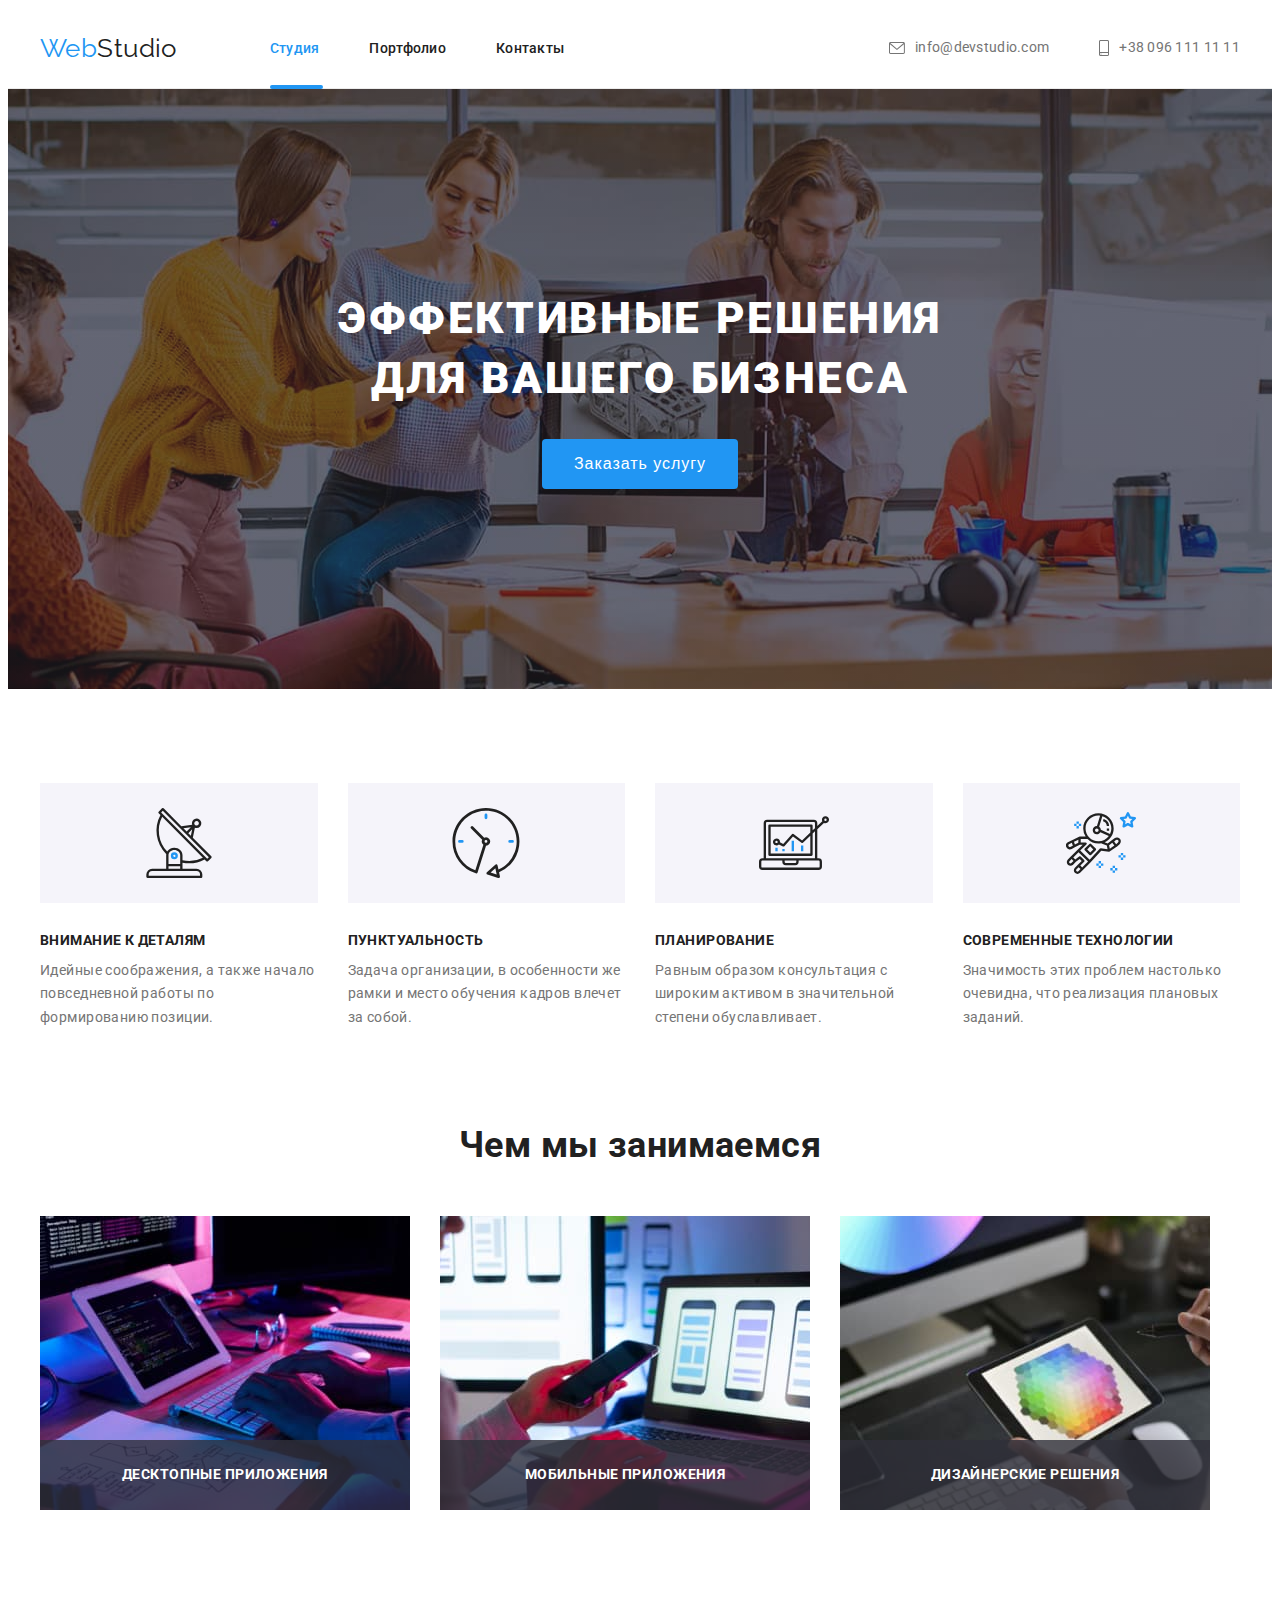
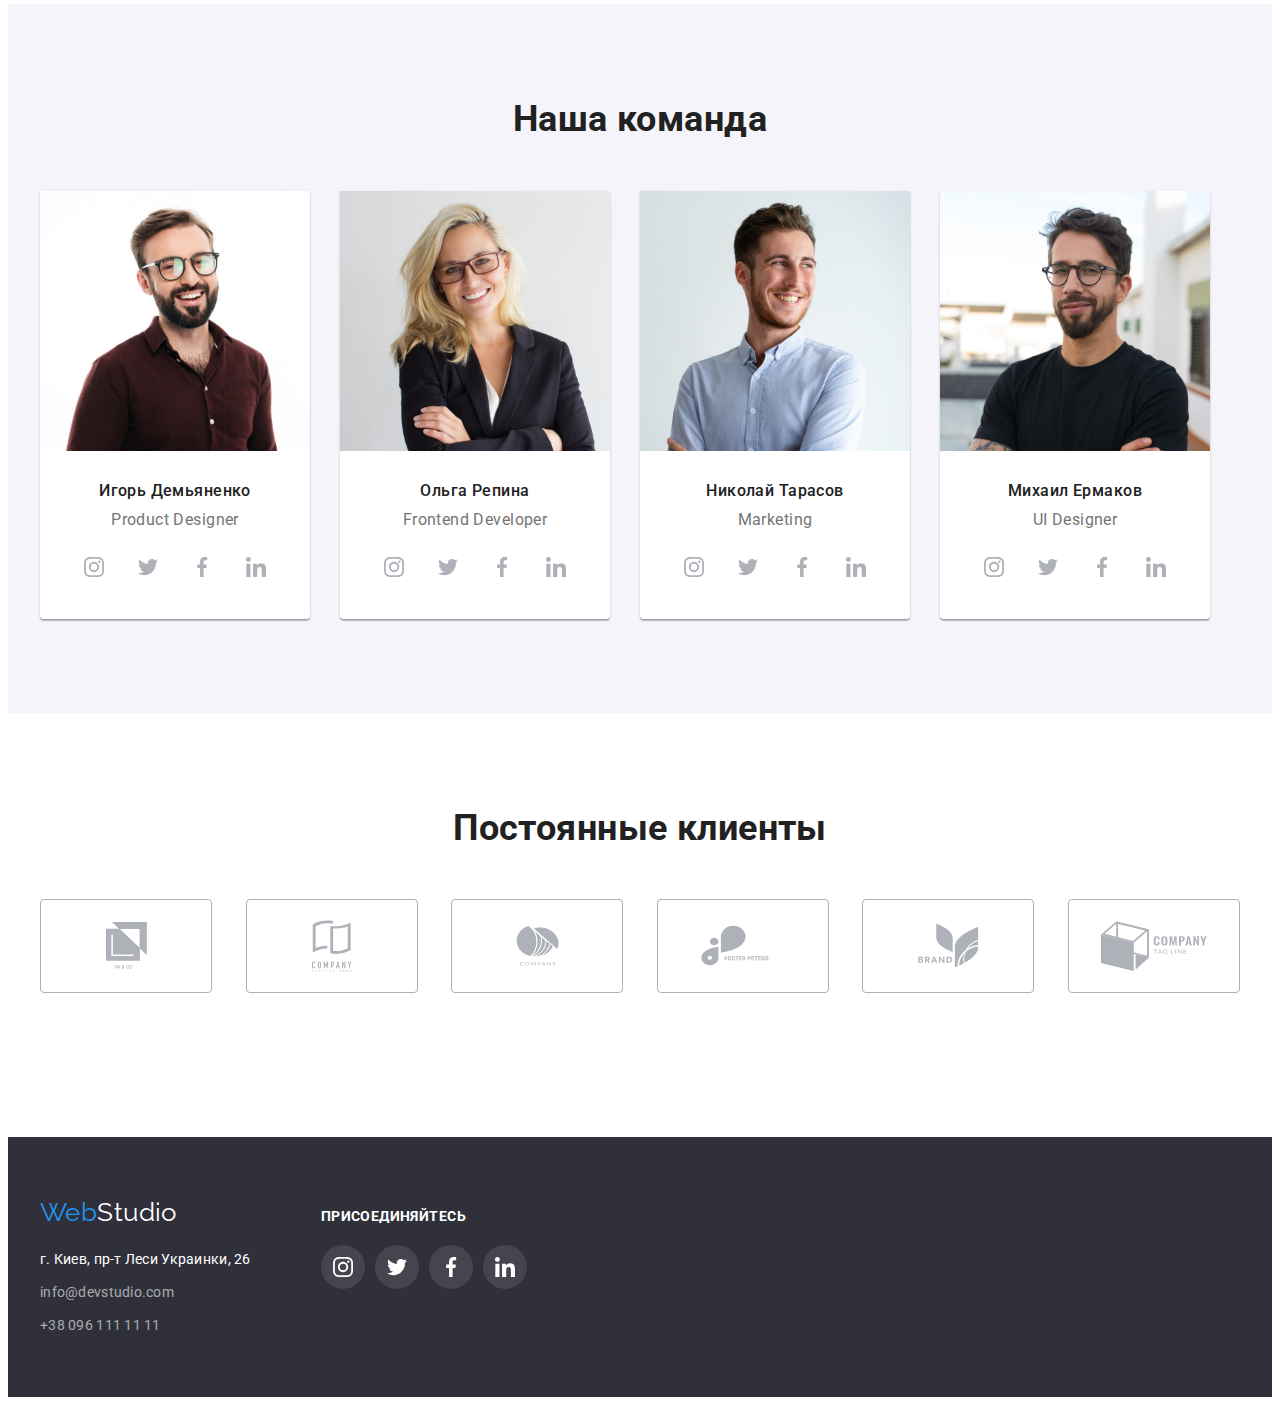
<file: index.html>
<!DOCTYPE html>
<html lang="ru">

<head>
    <meta charset="UTF-8">
    <meta http-equiv="X-UA-Compatible" content="IE=edge">
    <meta name="viewport" content="width=device-width, initial-scale=1.0">
    <title>WebStudio</title>
    <link rel="preconnect" href="https://fonts.gstatic.com">
    <link rel="stylesheet"
        href="https://fonts.googleapis.com/css2?family=Raleway:wght@700&family=Roboto:wght@400;500;700;900&display=swap">


    <link rel="stylesheet" href="https://cdnjs.cloudflare.com/ajax/libs/modern-normalize/1.1.0/modern-normalize.min.css"
        integrity="sha512-wpPYUAdjBVSE4KJnH1VR1HeZfpl1ub8YT/NKx4PuQ5NmX2tKuGu6U/JRp5y+Y8XG2tV+wKQpNHVUX03MfMFn9Q=="
        crossorigin="anonymous" referrerpolicy="no-referrer">
    <link rel="stylesheet" href="./css/style.css">
</head>

<body>

    <!--=========== HEADER =========== -->

    <header class="header">
        <div class="header-section container">
            <nav class="navigation">
                <div class="logo-box">
                    <a class="logo" href="./index.html"> <span class="logo-accent">Web</span>Studio</a>
                </div>

                <ul class="list nav-list">
                    <li class="nav-item"><a class="links active-links" href="./index.html"> Студия</a></li>
                    <li class="nav-item"><a class="links" href="./portfolio.html"> Портфолио</a></li>
                    <li class="nav-item"><a class="links" href="#address">Контакты</a></li>
                </ul>
            </nav>

            <ul class="list contacts-list">
                <li class="contacts-item">
                    <a  href="mailto:info@devstudio.com" class="links links-heder">
                        <svg class="icon-heder" width="16" height="12">
                            <use href="./images/decoration/symbol-defs.svg#envelope"></use>
                        </svg> info@devstudio.com
                    </a>
                </li>

                <li class="contacts-item">
                    <a class="links links-heder" href="tel:+380961111111">
                        <svg class="icon-heder" width="10" height="16">
                            <use href="./images/decoration/symbol-defs.svg#smartphone"></use>
                        </svg> +38 096 111 11 11
                    </a>
                </li>
            </ul>

        </div>
    </header>

    <main>
        <!--  =========== HERO ===========  -->

        <section class="heroes-section section">
            <div class="container">
                <h1 class="heroes-title">Эффективные решения<br>для вашего бизнеса</h1>
                <button class="buttons heroes-button" type="button" data-modal-open>Заказать услугу</button>
            </div>
        </section>

        <!--=========== ADVANTAGES ===========-->

        <section class="advantages-section section">
            <div class="container">
                <h2 class="title-hidden">Наши преимущества</h2>

                <ul class="list advantag-list">
                    <li class="advantag-item">
                        <div class="advantag-box">
                            <svg class="advantag-icon" width="70" height="70">
                                <use href="./images/decoration/symbol-defs.svg#antenna"></use>
                            </svg>
                        </div>
                        <h3 class="advantag-title">Внимание к деталям</h3>
                        <p class="advantag-desc">Идейные соображения, а также начало повседневной работы по формированию
                            позиции.</p>
                    </li>

                    <li class="advantag-item">
                        <div class="advantag-box">
                            <svg class="advantag-icon" width="70" height="70">
                                <use href="./images/decoration/symbol-defs.svg#clock"></use>
                            </svg>
                        </div>
                        <h3 class="advantag-title">Пунктуальность</h3>
                        <p class="advantag-desc">Задача организации, в особенности же рамки и место обучения кадров
                            влечет за собой.</p>
                    </li>

                    <li class="advantag-item">
                        <div class="advantag-box">
                            <svg class="advantag-icon" width="70" height="70">
                                <use href="./images/decoration/symbol-defs.svg#diagram"></use>
                            </svg>
                        </div>
                        <h3 class="advantag-title">Планирование</h3>
                        <p class="advantag-desc">Равным образом консультация с широким активом в значительной степени
                            обуславливает.</p>
                    </li>

                    <li class="advantag-item">
                        <div class="advantag-box">
                            <svg class="advantag-icon" width="70" height="70">
                                <use href="./images/decoration/symbol-defs.svg#astronaut"></use>
                            </svg>
                        </div>
                        <h3 class="advantag-title">Современные технологии</h3>
                        <p class="advantag-desc">Значимость этих проблем настолько очевидна, что реализация плановых
                            заданий.</p>
                    </li>
                </ul>
            </div>
        </section>

        <!--=========== ENGAGE ===========-->

        <section class="engage-section section">
            <div class="container">
                <h2 class="regular-title">Чем мы занимаемся</h2>
                <ul class="list engage-list">
                    <li class="engage-item">
                        <div class="engage-thumb">
                        <img class="picture" src="./images/work/typing.jpg" alt="Процесс написания кода" width="370" height="294">
                        <p class="engage-desc">Десктопные приложения</p>
                        </div>
                    </li>
                    <li class="engage-item"><img class="picture" src="./images/work/mobile.jpg"
                            alt="Процесс адаптация под мобильные устройства" width="370" height="294">
                        <div><p class="engage-desc">Мобильные приложения</p></div>
                    </li>
                    <li class="engage-item"><img class="picture" src="./images/work/palette.jpg"
                            alt="Процесс работы с палитрой цветов" width="370" height="294">
                        <div><p class="engage-desc">Дизайнерские решения</p></div>
                    </li>
                </ul>
            </div>
        </section>

        <!--  =========== TEAM =========== -->

        <section class="team-section section">
            <div class="container">
                <h2 class="regular-title">Наша команда</h2>
                <ul class="list team-list">
                    <li class="team-item">
                        <img class="picture" src="./images/team/demyanenko.jpg" alt="фотография Игоря Демьяненко"
                            width="270" height="260">
                        <div class="team-person">
                            <h3 class="team-name">Игорь Демьяненко</h3>
                            <p class="team-position" lang="en">Product Designer</p>

                            <ul class="list social-list">
                                <li>
                                    <a href="#" class="social-list-link">
                                        <svg class="social-list-icon">
                                            <use href="./images/decoration/symbol-defs.svg#icon-instagram"></use>
                                        </svg>
                                    </a>
                                </li>
                                <li>
                                    <a href="#" class="social-list-link">
                                        <svg class="social-list-icon">
                                            <use href="./images/decoration/symbol-defs.svg#icon-twitter"></use>
                                        </svg>
                                    </a>
                                </li>
                                <li>
                                    <a href="#" class="social-list-link">
                                        <svg class="social-list-icon">
                                            <use href="./images/decoration/symbol-defs.svg#icon-facebook"></use>
                                        </svg>
                                    </a>
                                </li>
                                <li>
                                    <a href="#" class="social-list-link">
                                        <svg class="social-list-icon">
                                            <use href="./images/decoration/symbol-defs.svg#icon-linkedin"></use>
                                        </svg>
                                    </a>
                                </li>
                            </ul>
                        </div>
                    </li>
                    <li class="team-item">
                        <img class="picture" src="./images/team/repina.jpg" alt="фотография Ольги Репиной" width="270"
                            height="260">
                        <div class="team-person">
                            <h3 class="team-name">Ольга Репина</h3>
                            <p class="team-position" lang="en">Frontend Developer</p>
                            <ul class="list social-list">
                                <li>
                                    <a href="#" class="social-list-link">
                                        <svg class="social-list-icon">
                                            <use href="./images/decoration/symbol-defs.svg#icon-instagram"></use>
                                        </svg>
                                    </a>
                                </li>
                                <li>
                                    <a href="#" class="social-list-link">
                                        <svg class="social-list-icon">
                                            <use href="./images/decoration/symbol-defs.svg#icon-twitter"></use>
                                        </svg>
                                    </a>
                                </li>
                                <li>
                                    <a href="#" class="social-list-link">
                                        <svg class="social-list-icon">
                                            <use href="./images/decoration/symbol-defs.svg#icon-facebook"></use>
                                        </svg>
                                    </a>
                                </li>
                                <li>
                                    <a href="#" class="social-list-link">
                                        <svg class="social-list-icon">
                                            <use href="./images/decoration/symbol-defs.svg#icon-linkedin"></use>
                                        </svg>
                                    </a>
                                </li>
                            </ul>
                        </div>
                    </li>

                    <li class="team-item">
                        <img class="picture" src="./images/team/tarasov.jpg" alt="фотография Николая Тарасова"
                            width="270" height="260">
                        <div class="team-person">
                            <h3 class="team-name">Николай Тарасов</h3>
                            <p class="team-position" lang="en">Marketing</p>
                            <ul class="list social-list">
                                <li>
                                    <a href="#" class="social-list-link">
                                        <svg class="social-list-icon">
                                            <use href="./images/decoration/symbol-defs.svg#icon-instagram"></use>
                                        </svg>
                                    </a>
                                </li>
                                <li>
                                    <a href="#" class="social-list-link">
                                        <svg class="social-list-icon">
                                            <use href="./images/decoration/symbol-defs.svg#icon-twitter"></use>
                                        </svg>
                                    </a>
                                </li>
                                <li>
                                    <a href="#" class="social-list-link">
                                        <svg class="social-list-icon">
                                            <use href="./images/decoration/symbol-defs.svg#icon-facebook"></use>
                                        </svg>
                                    </a>
                                </li>
                                <li>
                                    <a href="#" class="social-list-link">
                                        <svg class="social-list-icon">
                                            <use href="./images/decoration/symbol-defs.svg#icon-linkedin"></use>
                                        </svg>
                                    </a>
                                </li>
                            </ul>
                        </div>
                    </li>

                    <li class="team-item">
                        <img class="picture" src="./images/team/ermakov.jpg" alt="фотография Михаила Ермакова"
                            width="270" height="260">
                        <div class="team-person">
                            <h3 class="team-name">Михаил Ермаков</h3>
                            <p class="team-position" lang="en">UI Designer</p>
                            <ul class="list social-list">
                                <li>
                                    <a href="#" class="social-list-link">
                                        <svg class="social-list-icon">
                                            <use href="./images/decoration/symbol-defs.svg#icon-instagram"></use>
                                        </svg>
                                    </a>
                                </li>
                                <li>
                                    <a href="#" class="social-list-link">
                                        <svg class="social-list-icon">
                                            <use href="./images/decoration/symbol-defs.svg#icon-twitter"></use>
                                        </svg>
                                    </a>
                                </li>
                                <li>
                                    <a href="#" class="social-list-link">
                                        <svg class="social-list-icon">
                                            <use href="./images/decoration/symbol-defs.svg#icon-facebook"></use>
                                        </svg>
                                    </a>
                                </li>
                                <li>
                                    <a href="#" class="social-list-link">
                                        <svg class="social-list-icon">
                                            <use href="./images/decoration/symbol-defs.svg#icon-linkedin"></use>
                                        </svg>
                                    </a>
                                </li>
                            </ul>
                        </div>
                    </li>
                </ul>
            </div>
        </section>

        <!--  ===========CLIENTS =========== -->

        <section class="clients-section section">
            <div class="container">
                <h2 class="regular-title">Постоянные клиенты</h2>
                <ul class="list clients-list">
                    <li>
                        <a class="clients-link" href="#">
                            <svg class="clients-icon" width="41" height="47">
                                <use href="./images/decoration/symbol-defs.svg#client_1"></use>
                            </svg>
                        </a>
                    </li>

                    <li>
                        <a href="#" class="clients-link">
                            <svg class="clients-icon" width="40" height="52">
                                <use href="./images/decoration/symbol-defs.svg#client_2"></use>
                            </svg>
                        </a>
                    </li>
                    <li>
                        <a href="#" class="clients-link">
                            <svg class="clients-icon" width="43" height="41">
                                <use href="./images/decoration/symbol-defs.svg#client_3"></use>
                            </svg>
                        </a>
                    </li>
                    <li>
                        <a href="#" class="clients-link">
                            <svg class="clients-icon" width="84" height="41">
                                <use href="./images/decoration/symbol-defs.svg#client_4"></use>
                            </svg>
                        </a>
                    </li>
                    <li>
                        <a href="#" class="clients-link">
                            <svg class="clients-icon" width="63" height="45">
                                <use href="./images/decoration/symbol-defs.svg#client_5"></use>
                            </svg>
                        </a>
                    </li>
                    <li>
                        <a href="#" class="clients-link">
                            <svg class="clients-icon" width="106" height="60">
                                <use href="./images/decoration/symbol-defs.svg#client_6"></use>
                            </svg>
                        </a>
                    </li>
                </ul>

            </div>
        </section>

    </main>

    <!--=========== FOOTER ===========-->

    <footer class="footer-section">
        <div class="container footer-container">
            <div>
                <a class="logo" href="./index.html"> <span class="logo-accent">Web</span>Studio</a>
                <address id="address">
                    <ul class="list">
                        <li class="footer-contacts-item">
                            <a class="links address" href="https://goo.gl/maps/96PufuZdgSu5sorj6" target="blank"
                                rel="nofollow noreferrer">г. Киев, пр-т Леси Украинки, 26</a>
                        </li>
                        <li class="footer-contacts-item">
                            <a class="links links-footer" href="mailto:info@devstudio.com">info@devstudio.com</a>
                        </li>
                        <li class="footer-contacts-item">
                            <a class="links links-footer" href="tel:+380961111111">+38 096 111 11 11</a>
                        </li>
                    </ul>
                </address>
            </div>

            <div class="footer-social">
                <h3 class="footer-title">Присоединяйтесь</h3>
                <ul class="list footer-social-list">
                    <li class="footer-social-item">
                        <a href="#" class="footer-social-link">
                            <svg class="footer-social-icon">
                                <use href="./images/decoration/symbol-defs.svg#icon-instagram"></use>
                            </svg>
                        </a>
                    </li>
                    <li class="footer-social-item">
                        <a href="#" class="footer-social-link">
                            <svg class="footer-social-icon">
                                <use href="./images/decoration/symbol-defs.svg#icon-twitter"></use>
                            </svg>
                        </a>
                    </li>
                    <li class="footer-social-item">
                        <a href="#" class="footer-social-link">
                            <svg class="footer-social-icon">
                                <use href="./images/decoration/symbol-defs.svg#icon-facebook"></use>
                            </svg>
                        </a>
                    </li>
                    <li class="footer-social-item">
                        <a href="#" class="footer-social-link">
                            <svg class="footer-social-icon">
                                <use href="./images/decoration/symbol-defs.svg#icon-linkedin"></use>
                            </svg>
                        </a>
                    </li>
                </ul>
            </div>
        </div>
    </footer>

    <div class="backdrop is-hidden" data-modal>
        <div class="modal">

            <button type="button" class="modal-button" data-modal-close>
               <svg width="11" height="11">
                   <use href="./images/decoration/symbol-defs.svg#close"></use>
               </svg>
            </button>


        </div>
    </div>

    <script src="./js/modal.js"></script>
</body>

</html>
</file>
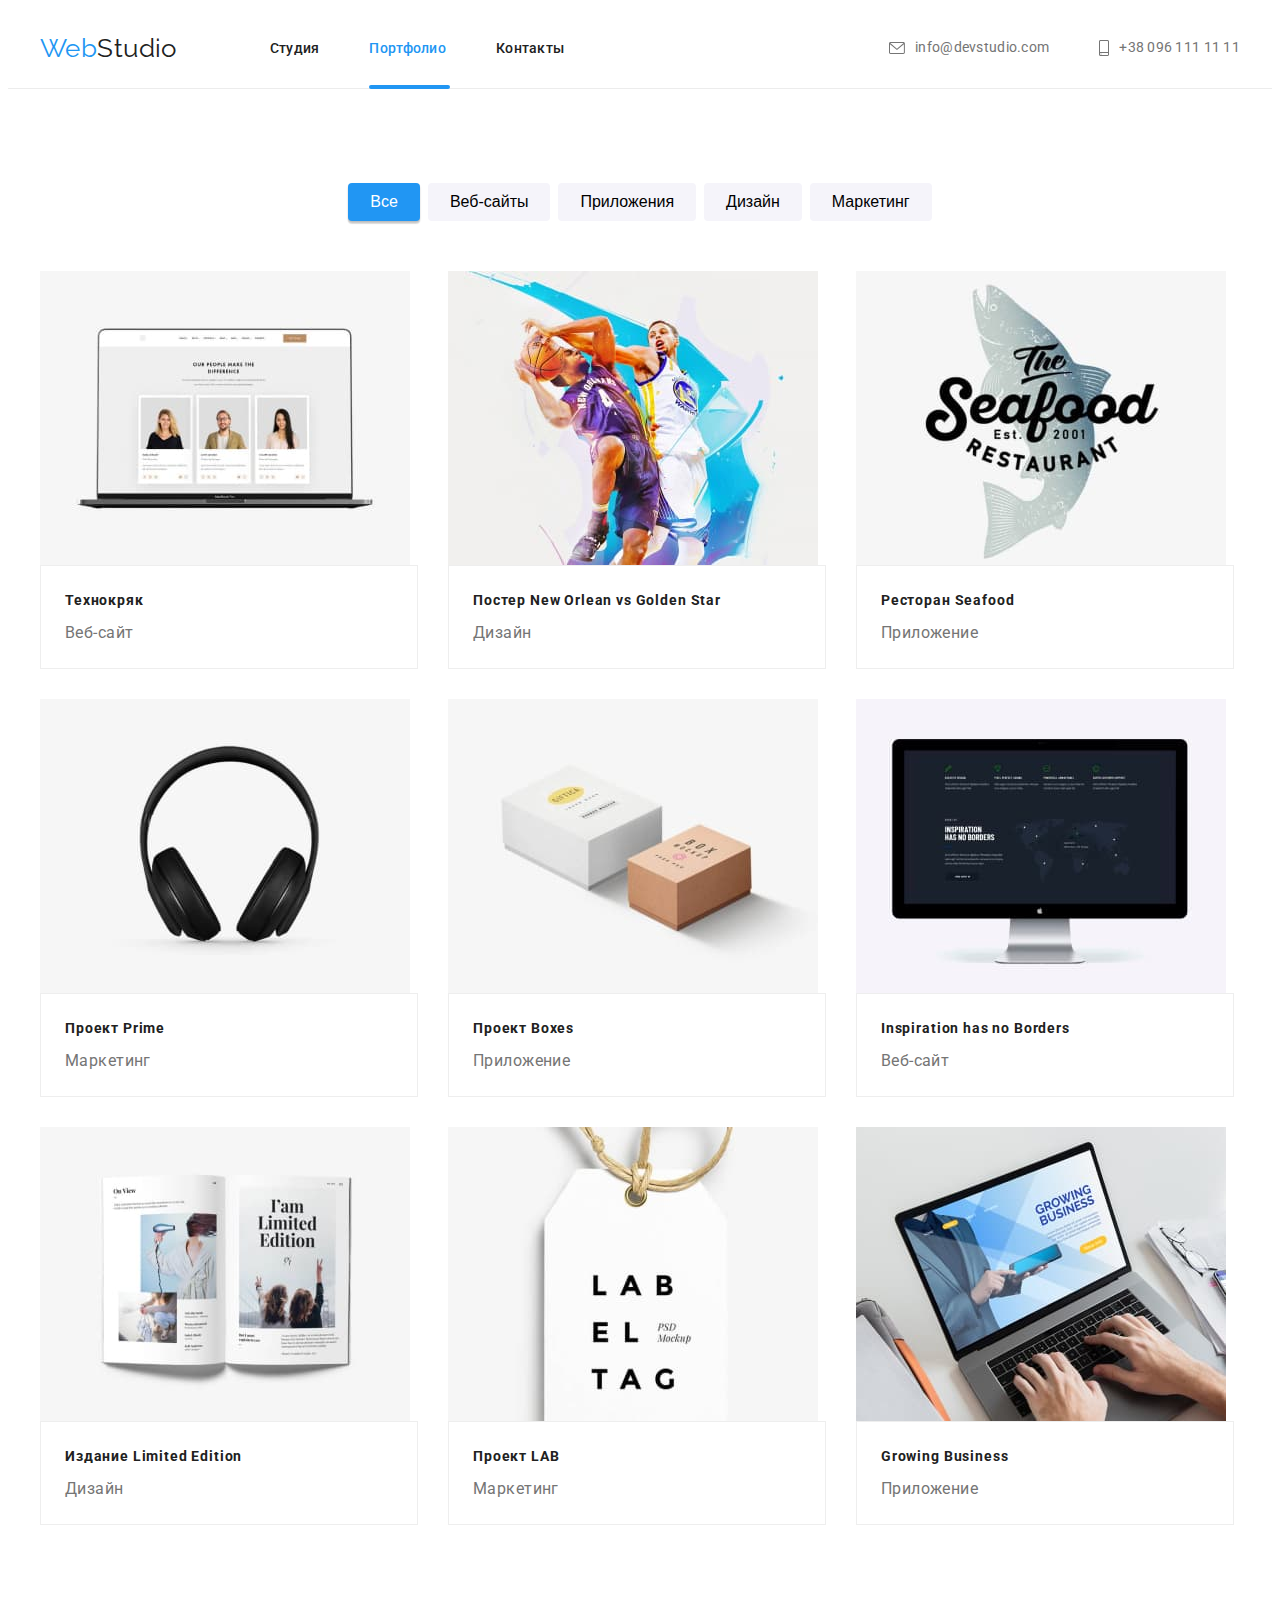
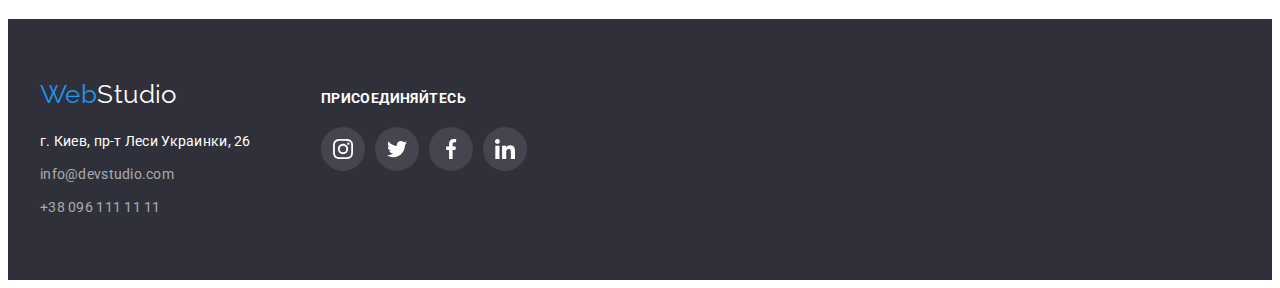
<file: portfolio.html>
<!DOCTYPE html>
<html lang="ru">

<head>
    <meta charset="UTF-8">
    <meta http-equiv="X-UA-Compatible" content="IE=edge">
    <meta name="viewport" content="width=device-width, initial-scale=1.0">
    <title>Portfolio</title>
    <link rel="preconnect" href="https://fonts.gstatic.com">
    <link rel="stylesheet"
        href="https://fonts.googleapis.com/css2?family=Raleway:wght@700&family=Roboto:wght@400;500;700;900&display=swap">
    <link rel="stylesheet" href="https://cdnjs.cloudflare.com/ajax/libs/modern-normalize/1.1.0/modern-normalize.min.css"
        integrity="sha512-wpPYUAdjBVSE4KJnH1VR1HeZfpl1ub8YT/NKx4PuQ5NmX2tKuGu6U/JRp5y+Y8XG2tV+wKQpNHVUX03MfMFn9Q=="
        crossorigin="anonymous" referrerpolicy="no-referrer">
    <link rel="stylesheet" href="./css/style.css">
</head>

<body>

    <!--=========== HEADER =========== -->

    <header class="header">
        <div class="header-section container">
            <nav class="navigation">
                <div class="logo-box">
                    <a class="logo" href="./index.html"> <span class="logo-accent">Web</span>Studio</a>
                </div>

                <ul class="list nav-list">
                    <li class="nav-item"><a class="links" href="./index.html"> Студия</a></li>
                    <li class="nav-item"><a class="links active-links" href="./portfolio.html"> Портфолио</a></li>
                    <li class="nav-item"><a class="links" href="#address">Контакты</a></li>
                </ul>
            </nav>

            <ul class="list contacts-list">
                <li class="contacts-item">
                    <a class="links links-heder" href="mailto:info@devstudio.com">
                        <svg class="icon-heder" width="16" height="12">
                            <use href="./images/decoration/symbol-defs.svg#envelope"></use>
                        </svg>
                        info@devstudio.com
                    </a>
                </li>

                <li class="contacts-item">
                    <a class="links links-heder" href="tel:+380961111111">

                        <svg class="icon-heder" width="10" height="16">
                            <use href="./images/decoration/symbol-defs.svg#smartphone"></use>
                        </svg>
                        +38 096 111 11 11</a>
                </li>
            </ul>
        </div>
    </header>

    <!-- =========== PORTFOLIO =========== -->

    <main>
        <section class="section">
            <div class="container">
                <h2 class="title-hidden">Фильтры</h2>
                <ul class="list filters-list">
                    <li class="filters-item"><button type="button" class="buttons active-button">Все</button></li>
                    <li class="filters-item"><button type="button" class="buttons">Веб-сайты</button></li>
                    <li class="filters-item"><button type="button" class="buttons">Приложения</button></li>
                    <li class="filters-item"><button type="button" class="buttons">Дизайн</button></li>
                    <li class="filters-item"><button type="button" class="buttons">Маркетинг</button></li>
                </ul>

                <h2 class="title-hidden">Наши работы</h2>
                <ul class="list works-list">
                    <li class="works-item">
                        <a class="works-link " href="#">
                            <div class="works-box">
                                <img class="picture" src="./images/portfolio/technocryk.jpg"
                                    alt="стартовая страница веб-сайта Технокряк" width="370" height="294">
                                <p class="works-overlay">Технокряк это современная площадка распространения
                                    коронавируса.
                                    Компании используют эту платформу для цифрового шпионажа и атак на
                                    защищённые сервера конкурентов.
                                </p>
                            </div>
                            <div class="works">
                                <h3 class="works-title">Технокряк</h3>
                                <p class="works-type">Веб-сайт</p>
                            </div>
                        </a>
                    </li>

                    <li class="works-item">
                        <a class="works-link " href="#">
                            <div class="works-box">
                                <img class="picture" src="./images/portfolio/neworlean.jpg"
                                    alt="постер с двумя баскетболистами" width="370" height="294">
                                <p class="works-overlay">Технокряк это современная площадка распространения
                                    коронавируса.
                                    Компании используют эту платформу для цифрового шпионажа и атак на
                                    защищённые сервера конкурентов.
                                </p>
                            </div>
                            <div class="works">
                                <h3 class="works-title">Постер <span lang="en">New Orlean vs Golden Star</span></h3>
                                <p class="works-type">Дизайн</p>
                            </div>
                        </a>
                    </li>

                    <li class="works-item">
                        <a class="works-link " href="#">
                            <div class="works-box">
                                <img class="picture" src="./images/portfolio/seafood.jpg"
                                    alt="логтип ресторана, название на фоне рыбы" width="370" height="294">
                                <p class="works-overlay">Технокряк это современная площадка распространения
                                    коронавируса.
                                    Компании используют эту платформу для цифрового шпионажа и атак на
                                    защищённые сервера конкурентов.</p>
                            </div>
                            <div class="works">
                                <h3 class="works-title">Ресторан <span lang="en">Seafood</span></h3>
                                <p class="works-type">Приложение</p>
                            </div>
                        </a>
                    </li>

                    <li class="works-item">
                        <a class="works-link " href="#">
                            <div class="works-box">
                                <img class="picture" src="./images/portfolio/prime.jpg" alt="наушники закрытого типа"
                                    width="370" height="294">
                                <p class="works-overlay">Технокряк это современная площадка распространения
                                    коронавируса.
                                    Компании используют эту платформу для цифрового шпионажа и атак на
                                    защищённые сервера конкурентов.</p>
                            </div>
                            <div class="works">
                                <h3 class="works-title">Проект <span lang="en">Prime</span></h3>
                                <p class="works-type">Маркетинг</p>
                            </div>
                        </a>
                    </li>

                    <li class="works-item">
                        <a class="works-link " href="#">
                            <div class="works-box">
                                <img class="picture" src="./images/portfolio/boxes.jpg" alt="две коробки" width="370"
                                    height="294">
                                <p class="works-overlay">Технокряк это современная площадка распространения
                                    коронавируса.
                                    Компании используют эту платформу для цифрового шпионажа и атак на
                                    защищённые сервера конкурентов.</p>
                            </div>
                            <div class="works">
                                <h3 class="works-title">Проект <span lang="en">Boxes</span></h3>
                                <p class="works-type">Приложение</p>
                            </div>
                        </a>
                    </li>

                    <li class="works-item">
                        <a class="works-link " href="#">
                            <div class="works-box">
                                <img class="picture" src="./images/portfolio/inspiration.jpg"
                                    alt="стартовая страница веб-сайта" width="370" height="294">
                                <p class="works-overlay">Технокряк это современная площадка распространения
                                    коронавируса.
                                    Компании используют эту платформу для цифрового шпионажа и атак на
                                    защищённые сервера конкурентов.</p>
                            </div>
                            <div class="works">
                                <h3 class="works-title" lang="en">Inspiration has no Borders</h3>
                                <p class="works-type">Веб-сайт</p>
                            </div>
                        </a>
                    </li>

                    <li class="works-item">
                        <a class="works-link " href="#">
                            <div class="works-box">
                                <img class="picture" src="./images/portfolio/limitededition.jpg"
                                    alt="разворот глянцевого журнала" width="370" height="294">
                                <p class="works-overlay">Технокряк это современная площадка распространения
                                    коронавируса.
                                    Компании используют эту платформу для цифрового шпионажа и атак на
                                    защищённые сервера конкурентов.</p>
                            </div>
                            <div class="works">
                                <h3 class="works-title">Издание <span lang="en">Limited Edition</span></h3>
                                <p class="works-type">Дизайн</p>
                            </div>
                        </a>
                    </li>

                    <li class="works-item">
                        <a class="works-link " href="#">
                            <div class="works-box">
                                <img class="picture" src="./images/portfolio/lab.jpg" alt="логотип Проект LAB"
                                    width="370" height="294">
                                <p class="works-overlay">Технокряк это современная площадка распространения
                                    коронавируса.
                                    Компании используют эту платформу для цифрового шпионажа и атак на
                                    защищённые сервера конкурентов.</p>
                            </div>
                            <div class="works">
                                <h3 class="works-title">Проект <span lang="en">LAB</span></h3>
                                <p class="works-type">Маркетинг</p>
                            </div>
                        </a>
                    </li>

                    <li class="works-item">
                        <a class="works-link " href="#">
                            <div class="works-box">
                                <img class="picture" src="./images/portfolio/growingbusiness.jpg"
                                    alt="стартовая страница приложения" width="370" height="294">
                                <p class="works-overlay">Технокряк это современная площадка распространения
                                    коронавируса.
                                    Компании используют эту платформу для цифрового шпионажа и атак на
                                    защищённые сервера конкурентов.</p>
                            </div>
                            <div class="works">
                                <h3 class="works-title" lang="en">Growing Business</h3>
                                <p class="works-type">Приложение</p>
                            </div>
                        </a>
                    </li>
                </ul>
            </div>
        </section>
    </main>

    <!--footer-->

    <footer class="footer-section">
        <div class="container footer-container">
            <div>
                <a class="logo" href="./index.html"> <span class="logo-accent">Web</span>Studio</a>
                <address id="address">
                    <ul class="list footer-contacts-list">
                        <li class="footer-contacts-item">
                            <a class="links address" href="https://goo.gl/maps/96PufuZdgSu5sorj6" target="blank"
                                rel="nofollow noreferrer">г. Киев, пр-т Леси Украинки, 26</a>
                        </li>
                        <li class="footer-contacts-item">
                            <a class="links links-footer" href="mailto:info@devstudio.com">info@devstudio.com</a>
                        </li>
                        <li class="footer-contacts-item">
                            <a class="links links-footer" href="tel:+380961111111">+38 096 111 11 11</a>
                        </li>
                    </ul>
                </address>
            </div>

            <div class="footer-social">
                <h3 class="footer-title">Присоединяйтесь</h3>
                <ul class="list footer-social-list">
                    <li class="footer-social-item">
                        <a href="#" class="footer-social-link">
                            <svg class="footer-social-icon">
                                <use href="./images/decoration/symbol-defs.svg#icon-instagram"></use>
                            </svg>
                        </a>
                    </li>
                    <li class="footer-social-item">
                        <a href="#" class="footer-social-link">
                            <svg class="footer-social-icon">
                                <use href="./images/decoration/symbol-defs.svg#icon-twitter"></use>
                            </svg>
                        </a>
                    </li>
                    <li class="footer-social-item">
                        <a href="#" class="footer-social-link">
                            <svg class="footer-social-icon">
                                <use href="./images/decoration/symbol-defs.svg#icon-facebook"></use>
                            </svg>
                        </a>
                    </li>
                    <li class="footer-social-item">
                        <a href="#" class="footer-social-link">
                            <svg class="footer-social-icon">
                                <use href="./images/decoration/symbol-defs.svg#icon-linkedin"></use>
                            </svg>
                        </a>
                    </li>
                </ul>
            </div>
        </div>
    </footer>
</body>

</html>
</file>
<file: css/style.css>
:root {
  --primary-font-color: #757575;
  --secondary-font-collor: #212121;
  --primary-back-color: #fff;
  --secondary-back-color: #2f303a;
  --accent-color: #2196f3;

  --primary-font-family: Roboto, sans-serif;
}

body {
  letter-spacing: 0.03em;
  font-family: var(--primary-font-family);
  font-size: 14px;
  color: var(--primary-font-color);
  background-color: var(--primary-back-color);
}

h1,
h2,
h3,
h4,
h5,
h6,
p {
  margin-top: 0px;
  margin-bottom: 0px;
}

/* =========== COMMON =========== */

/*links*/

.links {
  text-decoration: none;
  color: var(--secondary-font-collor);
  letter-spacing: 0.02em;
  line-height: 1.14;
  font-style: normal;

  transition-property: color;
  transition-duration:250ms;
  transition-timing-function: cubic-bezier(0.4, 0, 0.2, 1);
}

.active-links,
.links:focus,
.links:hover {
  color: var(--accent-color);
}

.active-links::after {
  content: "";
  display: block;
  border: 2px solid var(--accent-color);
  background-color: var(--accent-color);
  /* без bgc видно просвет  */
  border-radius: 2px;

  position:absolute;
  bottom: -1px;
  width: 100%;
}

.list {
  list-style-type: none;

  margin-top: 0px;
  margin-bottom: 0px;
  padding: 0px;
}

/*buttons*/

.buttons {
  padding: 6px 22px;

  font-size: 16px;
  line-height: 1.63;
  background-color: #f5f4fa;
  border-radius: 4px;
  border: 0px;
  font-weight: 500;

  cursor: pointer;

  transition-property: background-color, color, box-shadow;
  transition-duration:250ms;
  transition-timing-function: cubic-bezier(0.4, 0, 0.2, 1);
}

.title-hidden {
  display: none;
}

.regular-title {
  font-size: 36px;
  line-height: 1.17;
  color: var(--secondary-font-collor);

  margin-top: 0px;
  margin-bottom: 50px;
}

.container {
  width: 1200px;
  margin: auto;
  padding: 0 15px;
}

.section {
  padding-top: 94px;
  padding-bottom: 94px;
}

/* =========== HEADER =========== */
.header {
  border-bottom: 1px solid #ececec;
}
.header-section {
  display: flex;
}

/* logo */

.logo {
  display: block;

  font-family: Raleway;
  font-size: 26px;
  line-height: 1.19;
  color: var(--secondary-font-collor);
  text-decoration: none;
}

.logo-accent {
  color: var(--accent-color);
}

.footer-section .logo {
  color: var(--primary-back-color);
  margin-bottom: 20px;
}

.logo-box {
  margin-right: 93px;
}

/* =========== NAVIGATION =========== */

.navigation {
  display: flex;
  align-items: center;

  /* position: relative; */
}

.nav-list .links {
  position: relative;
}

.nav-list {
  display: flex;
  font-weight: 500;

}

.contacts-list {
  display: flex;
  margin-left: auto;
  align-items: center;
}

.links-heder {
  display: flex;
  align-items: center;

  color: var(--primary-font-color);
}

.nav-item > .links,
.contacts-item > .links {
  padding-top: 32px;
  padding-bottom: 32px;
}

.nav-item:not(:last-child),
.contacts-item:not(:last-child) {
  margin-right: 50px;
}

.icon-heder {
  margin-right: 10px;
  fill: var(--primary-font-color);

  transition-property: fill;
  transition-duration:250ms;
  transition-timing-function: cubic-bezier(0.4, 0, 0.2, 1);
}

.links-heder:hover .icon-heder {
  fill: var(--accent-color);
}

/* =========== HERO =========== */
.heroes-section {
  background-color: var(--secondary-back-color);
  background-image: linear-gradient(
      rgba(47, 48, 58, 0.4),
      rgba(47, 48, 58, 0.4)
    ),
    url(../images/decoration/hero.jpg);

  background-position: center;
  background-size: cover;
  max-width: 1600px;
  align-items: center;
  text-align: center;
  margin: 0 auto;

  padding-top: 200px;
  padding-bottom: 200px;
}

.heroes-title {
  font-weight: 900;
  font-size: 44px;
  line-height: 1.36;
  letter-spacing: 0.06em;
  color: var(--primary-back-color);
  text-transform: uppercase;

  margin-top: 0px;
  margin-bottom: 30px;
}

.heroes-button {
  padding: 10px 32px;

  font-size: 16px;
  line-height: 1.87;
  letter-spacing: 0.06em;
  color: var(--primary-back-color);
  background-color: var(--accent-color);

  border-width: 1px;
}

.heroes-section .heroes-button:hover,
.heroes-section .heroes-button:focus {
  background-color: #188ce8;
}

/* =========== ADVANTAGES =========== */

.advantages-section {
  line-height: 1.71;
  margin-bottom: 0px;

  padding-bottom: 47px;
}
.advantag-title {
  color: var(--secondary-font-collor);
  font-size: 14px;
  line-height: 1.14;
  text-transform: uppercase;

  margin-bottom: 10px;
}

.advantag-desc {
  line-height: 1.71;
}

.advantag-list {
  display: flex;
  flex-wrap: wrap;
}

.advantag-item {
  margin-right: 30px;
  flex-basis: calc((100% - 90px) / 4);
}

.advantag-item:last-child {
  margin-right: 0px;
}

.advantag-icon {
  display: block;
  height: 120px;
}

.advantag-box {
  display: flex;
  justify-content: center;
  align-items: center;
  margin-bottom: 30px;
  background-color: #f5f4fa;
}

/* =========== ENGAGE =========== */

.engage-section {
  text-align: center;
  padding-top: 47px;
}

.engage-list {
  display: flex;
  padding-left: 0px;
}

.engage-item:not(:last-of-type) {
  margin-right: 30px;
}

.engage-item {
  position: relative;

}

.picture {
  display: block;
}

.engage-desc {
  color: var(--primary-back-color);
  letter-spacing: 0.03em;
  text-transform: uppercase;
  font-weight: 700;
  font-size: 14px;
  line-height: 1.14;

  background-color: rgba(47, 48, 58, 0.8);
  padding: 27px 0;
  
  position: absolute;
  bottom: 0;
  right: 0;
  left: 0;
}

/* =========== TEAM =========== */

.team-section {
  font-size: 16px;
  line-height: 1.19;
  text-align: center;

  background-color: #f5f4fa;
}

.team-person {
  background-color: var(--primary-back-color);
  padding-top: 30px;
  padding-bottom: 30px;
  padding-left: 32px;
  padding-right: 32px;

  border-radius: 0px 0px 4px 4px;
  /* border-radius и тут и в team-item ???
  скругления пропадают без одного из них  */
}

.team-name {
  font-size: 16px;
  font-weight: 500;
  color: #212121;

  margin-bottom: 10px;
}

.team-position {
  margin-bottom: 16px;
}

.team-list {
  display: flex;
  padding-left: 0px;
}

.team-item {
  box-shadow: 0px 1px 3px rgba(0, 0, 0, 0.12), 0px 1px 1px rgba(0, 0, 0, 0.14),
    0px 2px 1px rgba(0, 0, 0, 0.2);
  border-radius: 0px 0px 4px 4px;
  margin-right: 30px;
}

.team-item:last-of-type {
  margin-right: 0px;
}

.social-list {
  display: flex;
  justify-content: space-between;
}

.social-list-link {
  display: flex;
  align-items: center;
  justify-content: center;
  width: 44px;
  height: 44px;
  border-radius: 50%;

  transition-property: background-color;
  transition-duration: 250ms;
  transition-timing-function: cubic-bezier(0.4, 0, 0.2, 1);
}

.social-list-icon {
  width: 20px;
  height: 20px;
  fill: #afb1b8;

  transition-property: fill;
  transition-duration: 250ms;
  transition-timing-function: cubic-bezier(0.4, 0, 0.2, 1);
}

.social-list-link:hover,
.social-list-link:focus {
  background-color: var(--accent-color);
}

.social-list-link:hover .social-list-icon,
.social-list-link:focus .social-list-icon {
  fill: var(--primary-back-color);
}
/*??? Почему не вышло как на лекции ??? 
fill не меняет цвет иконки
*/
/* .social-list-link:hover,
.social-list-link:focus {
  background-color: var(--accent-color);
  fill: var(--primary-back-color);
} */

/* ===========CLIENTS =========== */

.clients-section {
  text-align: center;
  margin-bottom: 50px;
}

.clients-list {
  display: flex;
}

.clients-list {
  display: flex;
  justify-content: space-between;
}

.clients-link {
  display: flex;
  justify-content: center;
  align-items: center;
  width: 170px;
  height: 92px;

  border: 1px solid #afb1b8;
  border-radius: 4px;

  transition-property: border-color;
  transition-duration:250ms;
  transition-timing-function: cubic-bezier(0.4, 0, 0.2, 1);
}

.clients-icon {
  fill: #afb1b8;

  transition-property: fill;
  transition-duration:250ms;
  transition-timing-function: cubic-bezier(0.4, 0, 0.2, 1);
}

.clients-link:focus,
.clients-link:hover {
  border-color: var(--accent-color);
}

.clients-link:hover .clients-icon,
.clients-link:focus .clients-icon {
  fill: var(--accent-color);
}

/* =========== FOOTER =========== */

.footer-section {
  background-color: var(--secondary-back-color);
  line-height: 1.71;
  padding-top: 60px;
  padding-bottom: 60px;
}

.footer-contacts-item:not(:last-child) {
  display: block;
  margin-bottom: 9px;
}

.links-footer {
  color: rgba(255, 255, 255, 0.6);
}

.address {
  color: var(--primary-back-color);
}

.footer-social-list {
  display: flex;
}

.footer-container {
  display: flex;
  justify-content: flex-start;
}

.footer-social {
  margin-left: 70px;
  padding-top: 12px;
  padding-bottom: 40px;
}

.footer-title {
  color: var(--primary-back-color);
  letter-spacing: 0.03em;
  text-transform: uppercase;
  font-weight: 700;
  font-size: 14px;
  line-height: 1.14;

  margin-bottom: 20px;
}

.footer-social-list {
  display: flex;
  justify-content: space-between;
}

.footer-social-link {
  display: flex;
  align-items: center;
  justify-content: center;

  width: 44px;
  height: 44px;

  background-color: rgba(255, 255, 255, 0.1);
  border-radius: 100%;

  transition-property: background-color;
  transition-duration:250ms;
  transition-timing-function: cubic-bezier(0.4, 0, 0.2, 1);
}

.footer-social-item:not(:last-child) {
  margin-right: 10px;
}

.footer-social-icon {
  width: 20px;
  height: 20px;
  fill: var(--primary-back-color);
}

.footer-social-link:focus,
.footer-social-link:hover {
  background-color: var(--accent-color);
}

/* =========== PORTFOLIO =========== *

/* =========== FILTER =========== */

.filters-list {
  display: flex;
  justify-content: center;
  margin-bottom: 50px;
}

.filters-item:not(:last-child) {
  margin-right: 8px;
}

.active-button,
.buttons:focus,
.buttons:hover {
  color: var(--primary-back-color);
  background-color: var(--accent-color);

  box-shadow: 0px 2px 2px 0 rgba(0, 0, 0, 0.12),
    0px 1px 2px 0 rgba(0, 0, 0, 0.08), 0px 3px 1px 0 rgba(0, 0, 0, 0.1);
}

/* =========== WORKS =========== */

.works {
  padding: 20px 24px;
  border: 1px solid #eeeeee;
}
.works-title {
  font-size: 18px;
  line-height: 2;
  letter-spacing: 0.06em;
  color: var(--secondary-font-collor);
  font-size: 14px;
  
  margin-bottom: 4px;
}

.works-type {
  font-size: 16px;
  line-height: 1.87;
}

.works-list {
  display: flex;
  flex-wrap: wrap;

  padding-left: 0px;
  margin-left: -30px;
  margin-top: -30px;
}

.works-item {
  margin-left: 30px;
  margin-top: 30px;

  flex-basis: calc((100% - 96px) / 3);
  cursor: pointer;

  transition-property: box-shadow;
  transition-duration:250ms;
  transition-timing-function: cubic-bezier(0.4, 0, 0.2, 1);
}

.works-box {
  position: relative;
  overflow: hidden;
}

.works-overlay {
  font-size: 18px;
  line-height: 1.55;
  letter-spacing: 0.03em;
  color: var(--primary-back-color);
  background-color: rgba(33, 150, 243, 0.9);
  padding: 63px 24px;

  position: absolute;
  top: 0;
  left: 0;
  width: 100%;
  height: 100%;

  transform: translateY(100%);

  transition-property: transform;
  transition-duration:250ms;
  transition-timing-function: cubic-bezier(0.4, 0, 0.2, 1);
} 

.works-link {
  display: block;
  color: var(--primary-font-color);
  text-decoration: none;

  transition-property: box-shadow;
  transition-duration:250ms;
  transition-timing-function: cubic-bezier(0.4, 0, 0.2, 1);
}

.works-link:hover .works-overlay,
.works-link:focus .works-overlay{
  transform: translateY(0);
}

.works-link:focus,
.works-item:hover  {
  box-shadow: 1px 4px 6px 0 rgba(0, 0, 0, 0.16), 0 4px 4px 0 rgba(0, 0, 0, 0.06),
    0 1px 1px 0 rgba(0, 0, 0, 0.12);
}

/* .works-link:focus {
  box-shadow: 1px 4px 6px 0 rgba(0, 0, 0, 0.16), 0 4px 4px 0 rgba(0, 0, 0, 0.06),
    0 1px 1px 0 rgba(0, 0, 0, 0.12);
} */

/* ================ BACK DROP ================== */

.backdrop {
  position: fixed;
  top: 0px;
  left: 0px;
  width: 100vw;
  height: 100vh;
  background-color: rgba(0, 0, 0, 0.2);
  transform: scale(1);
  
  transition-property: opacity, visibility, transform;
  transition-duration: 250ms;
  transition-timing-function: cubic-bezier(0.4, 0, 0.2, 1);
}

.backdrop.is-hidden {
  opacity: 0;
  transform: scale(0);
  visibility: hidden;
  pointer-events: none;
}

.modal {
 position: absolute;
 top: 50%;
 left: 50%;
 transform: translate(-50%, -50%);
 
 min-width: 528px;
 min-height: 581px;
 padding: 8px;
 background-color: #fff;
 border-radius: 4px;
 box-shadow: 1px 4px 6px 0 rgba(0, 0, 0, 0.16), 0 4px 4px 0 rgba(0, 0, 0, 0.06),
    0 1px 1px 0 rgba(0, 0, 0, 0.12);
}

.modal-button {
  position: absolute;
  right: 8px;
  top: 8px;

  display: flex;
  align-items: center;
  justify-content: center;

  width: 30px;
  height: 30px;
  border: 1px solid rgba(0, 0, 0, 0.1);
  border-radius: 50%;
  background-color: transparent;
  box-shadow: 0 4px 4px 0 rgba(0, 0, 0, 0.25);
  cursor: pointer;

  transition-property: border-color, box-shadow;
  transition-duration: 250ms;
  transition-timing-function: cubic-bezier(0.4, 0, 0.2, 1);
}

.modal-button:hover {
  border-color: var(--secondary-font-collor);
  box-shadow: 0 0px 0px 0 rgba(0, 0, 0, 0);
}
</file>
